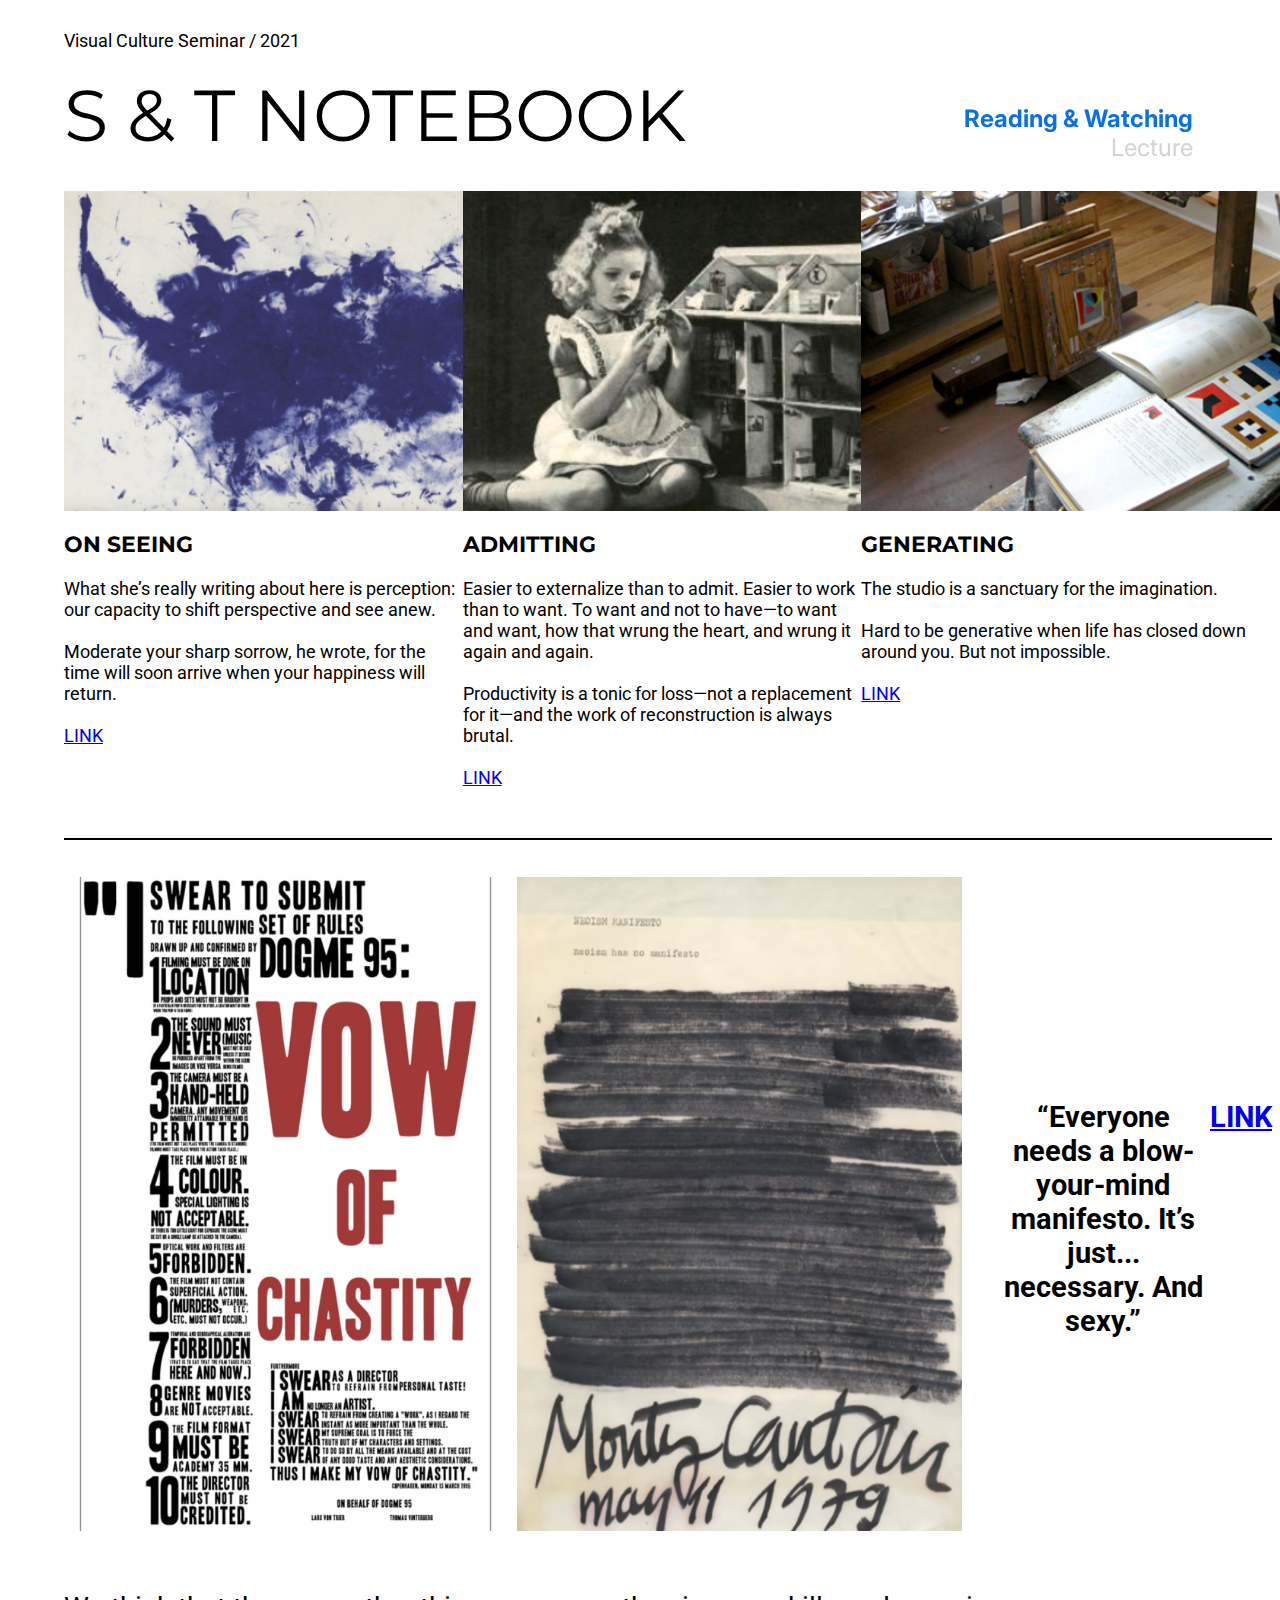
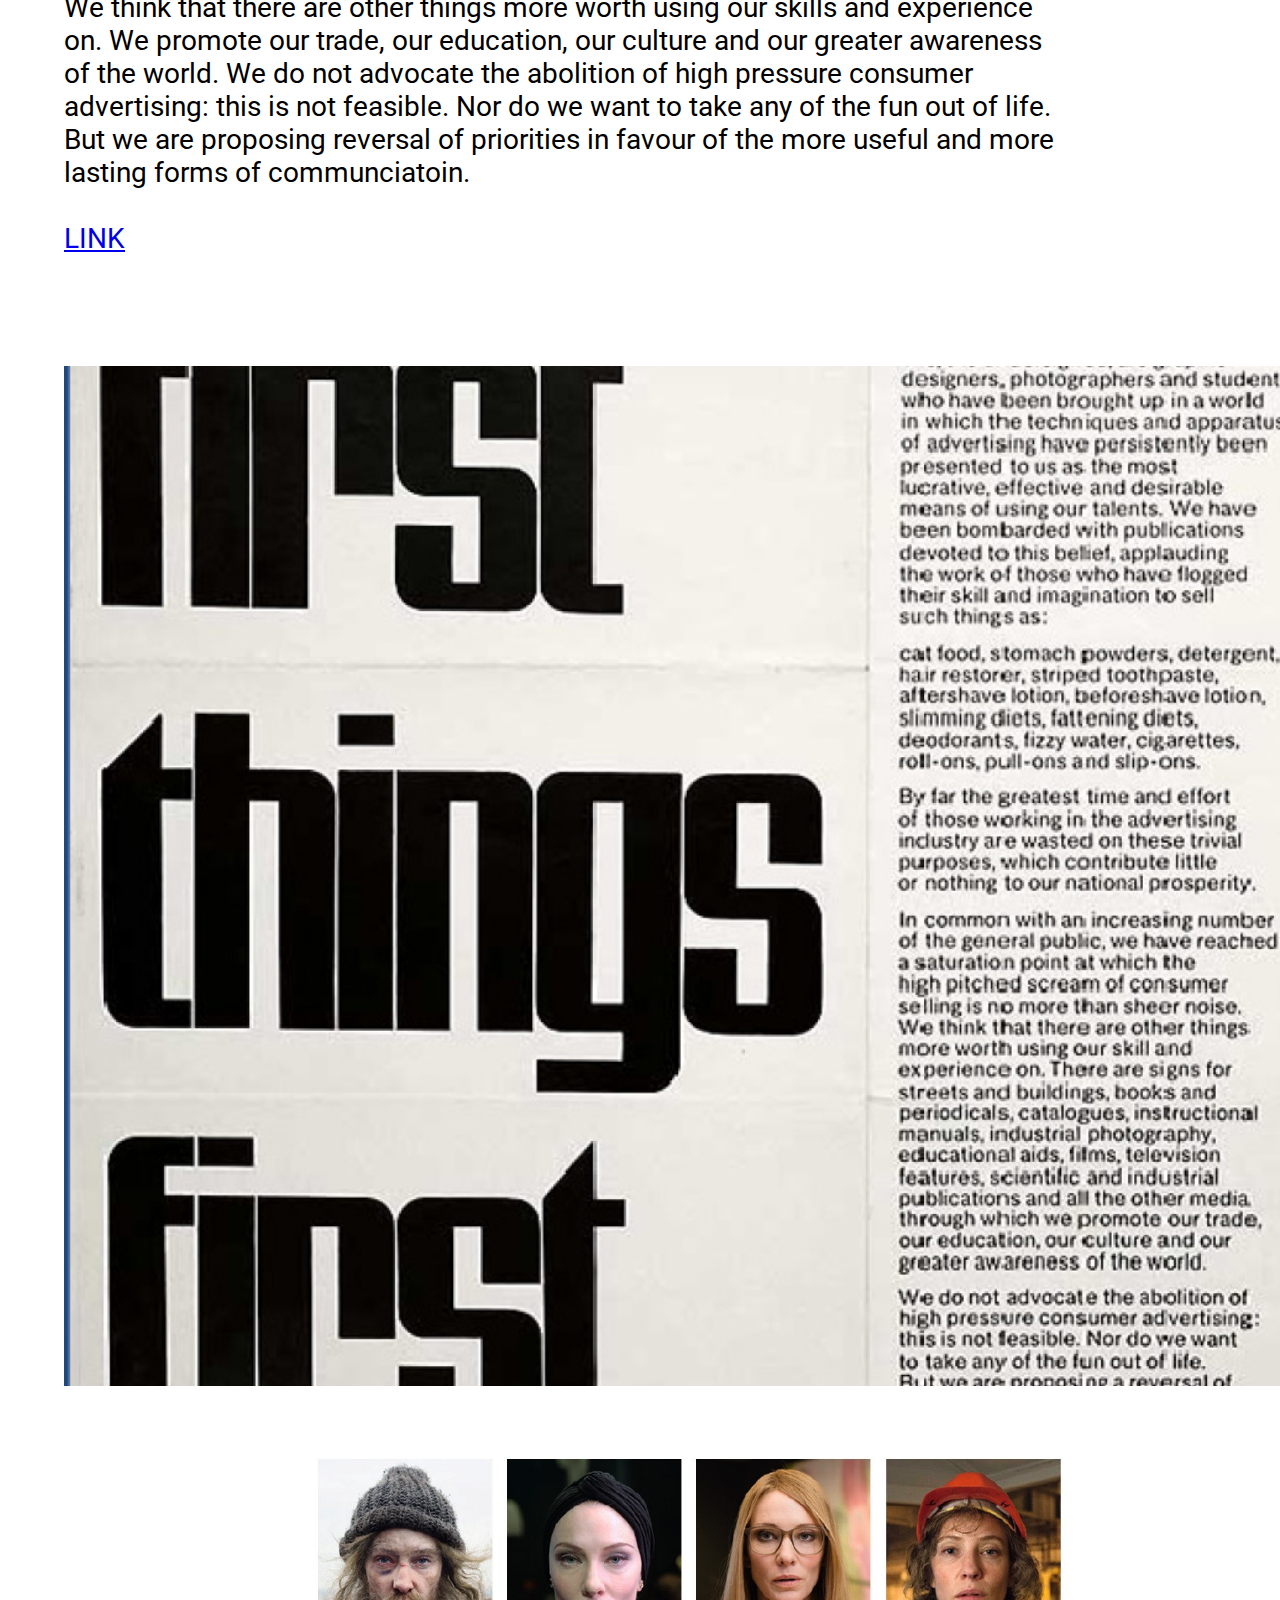
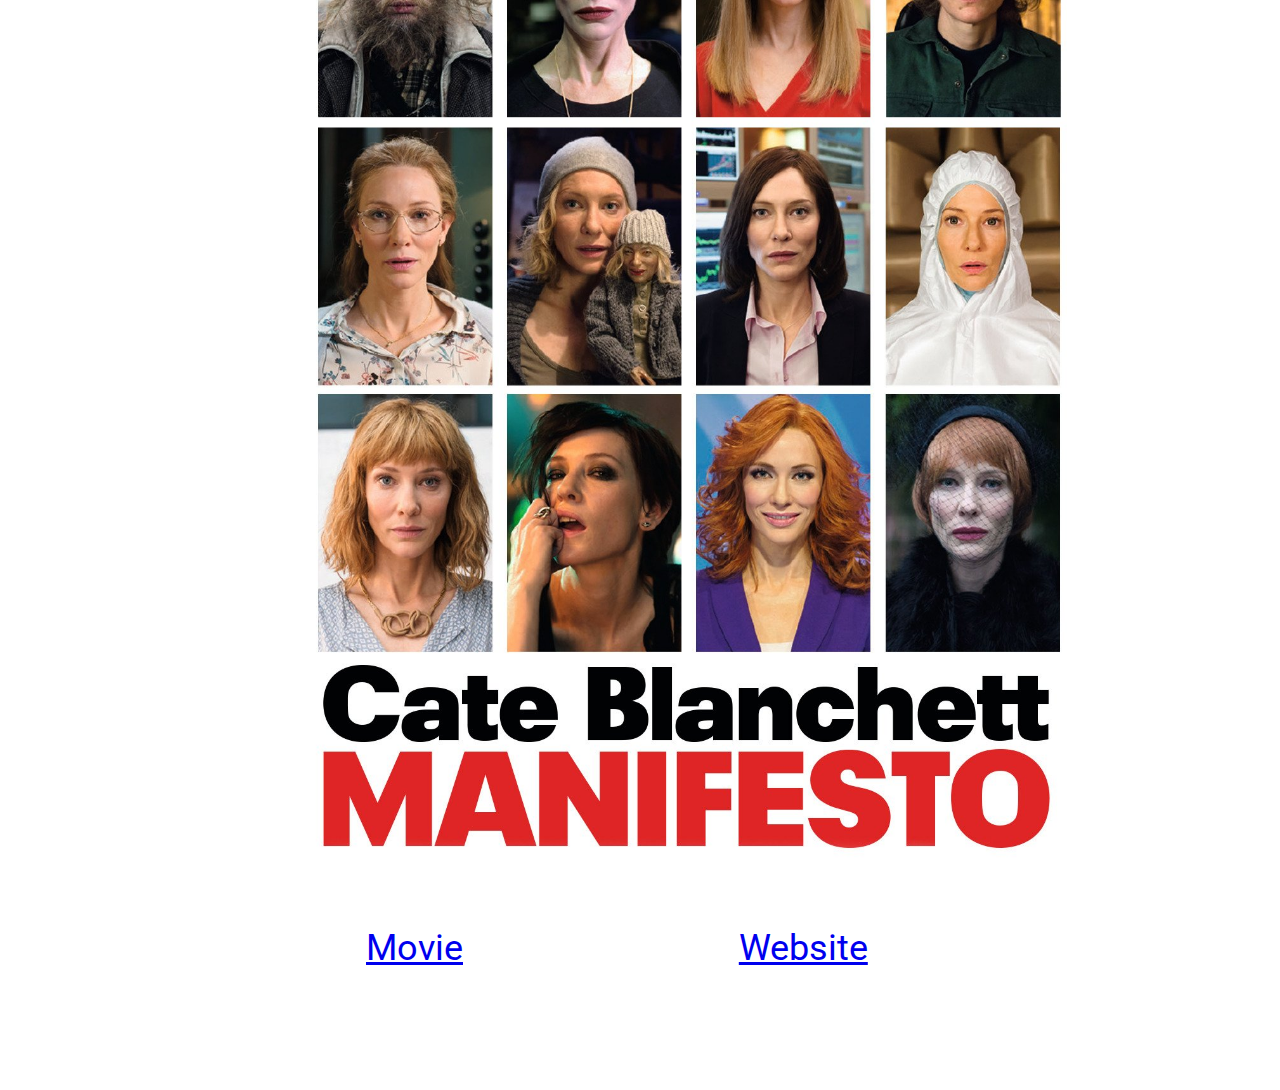
<file: index.html>
<!DOCTYPE html>

<head>
    <title>S&T</title>
    <link rel="stylesheet" href="styles.css">
    <link rel="preconnect" href="https://fonts.googleapis.com">
    <link rel="preconnect" href="https://fonts.gstatic.com" crossorigin>
    <link href="https://fonts.googleapis.com/css2?family=Inter&family=Roboto&display=swap" rel="stylesheet">
    <script src="https://ajax.googleapis.com/ajax/libs/jquery/3.5.1/jquery.min.js">
    </script>
    <link rel="preconnect" href="https://fonts.googleapis.com">
    <link rel="preconnect" href="https://fonts.gstatic.com" crossorigin>
    <link href="https://fonts.googleapis.com/css2?family=Montserrat:wght@900&display=swap" rel="stylesheet">
    
</head>

<body>
    <span id="title" style="font-family: 'Montserrat', sans-serif;">S & T NOTEBOOK</span><br>
    <span id="subt" style="font-family: 'Roboto', sans-serif;">Visual Culture Seminar / 2021</span>
    <nav>
        <a href="#" class="current">Reading & Watching</a>
        <a href="lecture.html">Lecture</a>
    </nav>

    <div class="row" style="font-family: 'Roboto', sans-serif; border-bottom: 2px solid black; padding-bottom: 50px;">
        <div class="column" id="first">
            <img src="img/01.jpg">
            <div class="description">
                <span class="subtitle">on seeing</span><br><br>
                <span>What she’s really writing about here is perception: 
                    our capacity to shift perspective and see anew.
                    <br><br>
                    Moderate your sharp sorrow, he wrote, for the time will soon 
                    arrive when your happiness will return.
                </span>
                <br><br>
                <a href="https://designobserver.com/feature/on-seeing/40307">LINK</a>
            </div>
        </div>

        <div class="column" id="middle">
            <img src="img/02.jpg">
            <div class="description">
                <span class="subtitle">admitting</span><br><br>
                <span>Easier to externalize than to admit. Easier to work than to want. To want and not to have—to want and want, 
                    how that wrung the heart, and wrung it again and again. 
                    <br><br>
                    Productivity is a tonic for loss—not a replacement for it—and the work of reconstruction is always brutal.
                </span>
                <br><br>
                <a href="https://designobserver.com/feature/admitting/40233">LINK</a>
            </div>
        </div>

        <div class="column" id="last">
            <img src="img/03.jpg">
            <div class="description">
                <span class="subtitle">generating</span><br><br>
                <span>The studio is a sanctuary for the imagination.
                    <br><br>
                    Hard to be generative when life has closed down around you. But not impossible.
                </span>
                <br><br>
                <a href="https://designobserver.com/feature/generating/40226">LINK</a>
            </div>
        </div>
    </div>

    <div class="container" style="font-family: 'Roboto', sans-serif; font-size: 36px; font-weight: bold;">
        <img src="img/2_1.jpg" style="width: 423px; height: 654px;">
        <img src="img/2_2.jpg" style="width: 445px; height: 654px;">
        <span>
            “Everyone needs a blow-your-mind manifesto. It’s just... necessary. And sexy.”
            <a target="new" href="https://www.theatlantic.com/entertainment/archive/2014/06/manifestos-a-manifesto-the-10-things-all-manifestos-need/372135/">LINK</a>
        </span>
         
    </div>
    <div style="font-family: 'Roboto', sans-serif; font-size: 28px; width: 1000px; height: 315px; justify-content: center; text-align: left; margin-left: 0%;">
        <span>
            We think that there are other things more worth using our skills and experience on.
            We promote our trade, our education, our culture and our greater awareness of the world.
            We do not advocate the abolition of high pressure consumer advertising: this is not feasible.
            Nor do we want to take any of the fun out of life. But we are proposing reversal of priorities in favour of the more useful and more lasting forms of communciatoin. 
            <br><br>
            <a target="new" href="https://d2w9rnfcy7mm78.cloudfront.net/12912874/original_28eb52d134219c66a9a0aa794d7a4ee8.png?1629592523?bc=0;">LINK</a>
        </span>
    </div>

    <img src="img/2_3.jpg" style="width: 1620px; height: 1020px; margin-left: 0%;">

    <img src="img/manifesto.jpg" style="width: 761px; height: 1020px; margin-left: 20%; margin-bottom: 5%;" >
    
    <a target="new" href="https://www.imdb.com/title/tt4511200/" style="margin-left: 25%; font-family: 'Roboto', sans-serif; font-size: 36px; padding-bottom: 10%;"> Movie</a>
    <a target="new" href="https://www.julianrosefeldt.com/film-and-video-works/manifesto-_2014-2015/"
    style="margin-left: 22.5%; font-family: 'Roboto', sans-serif; font-size: 36px;" >Website</a>
</body>
</file>
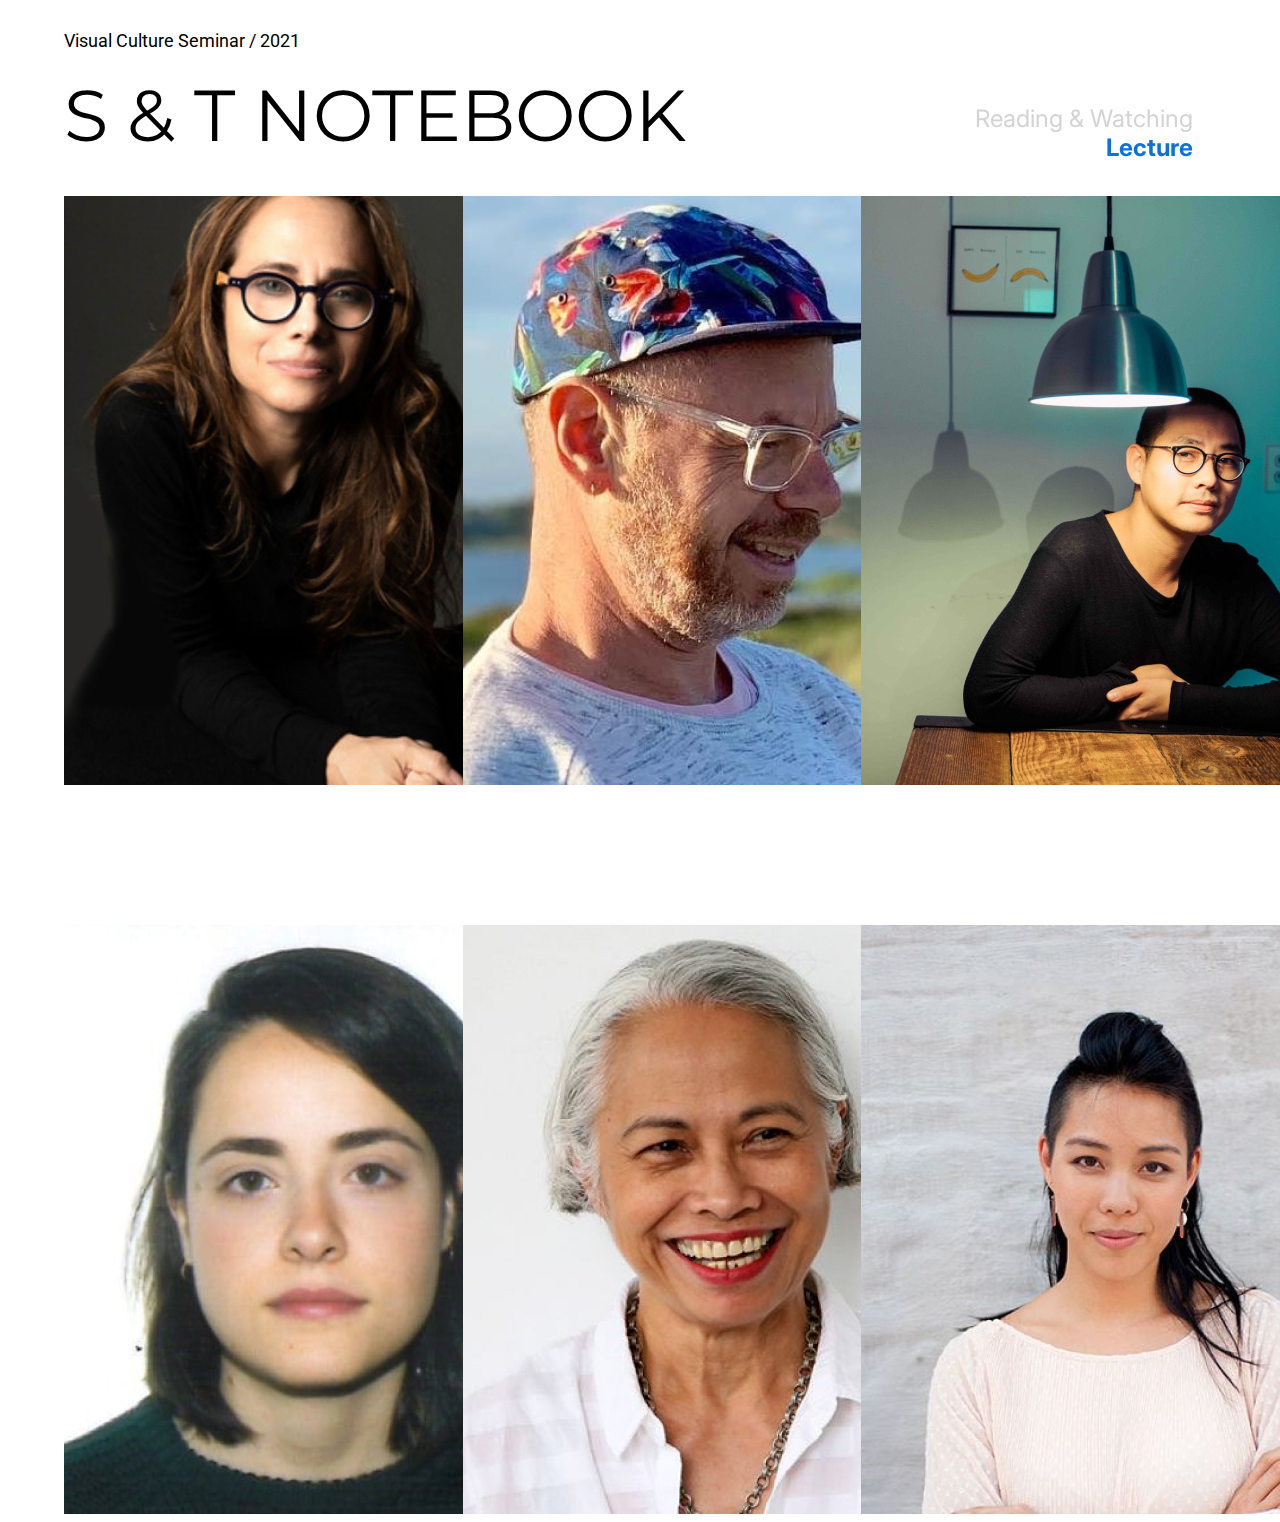
<file: lecture.html>
<!DOCTYPE html>
<head>
    <title>S&T</title>
    <link rel="stylesheet" href="styles.css">
    <link rel="preconnect" href="https://fonts.googleapis.com">
    <link rel="preconnect" href="https://fonts.gstatic.com" crossorigin>
    <link href="https://fonts.googleapis.com/css2?family=Inter&family=Roboto&display=swap" rel="stylesheet">
    <script src="https://ajax.googleapis.com/ajax/libs/jquery/3.5.1/jquery.min.js">
    </script>
    <link rel="preconnect" href="https://fonts.googleapis.com">
    <link rel="preconnect" href="https://fonts.gstatic.com" crossorigin>
    <link href="https://fonts.googleapis.com/css2?family=Montserrat:wght@900&display=swap" rel="stylesheet">
</head>

<body>
    <span id="title" style="font-family: 'Montserrat', sans-serif;">S & T NOTEBOOK</span><br>
    <span id="subt" style="font-family: 'Roboto', sans-serif;">Visual Culture Seminar / 2021</span>
    <nav>
        <a href="index.html"> Reading & Watching</a>
        <a href="#" class="current">Lecture</a>
    </nav>

    <div id="lecture">
        <div class="row">
            <div class="column">
                <a href="lecture/professor1.html"><img src="img/Professor1.jpg"></a>
            </div>
            <div class="column">
                <a href="lecture/professor2.html"><img src="img/Professor2.jpg"></a>
            </div>
            <div class="column">
                <a href="lecture/professor3.html"><img src="img/Professor3.jpg"></a>
            </div>
            <div class="column">
                <img src="img/Professor4.jpg">
            </div>
            <div class="column">
                <img src="img/Professor5.jpg">
            </div>
            <div class="column">
                <img src="img/Professor6.jpg">
            </div>
        </div>
    </div>
</body>
</file>
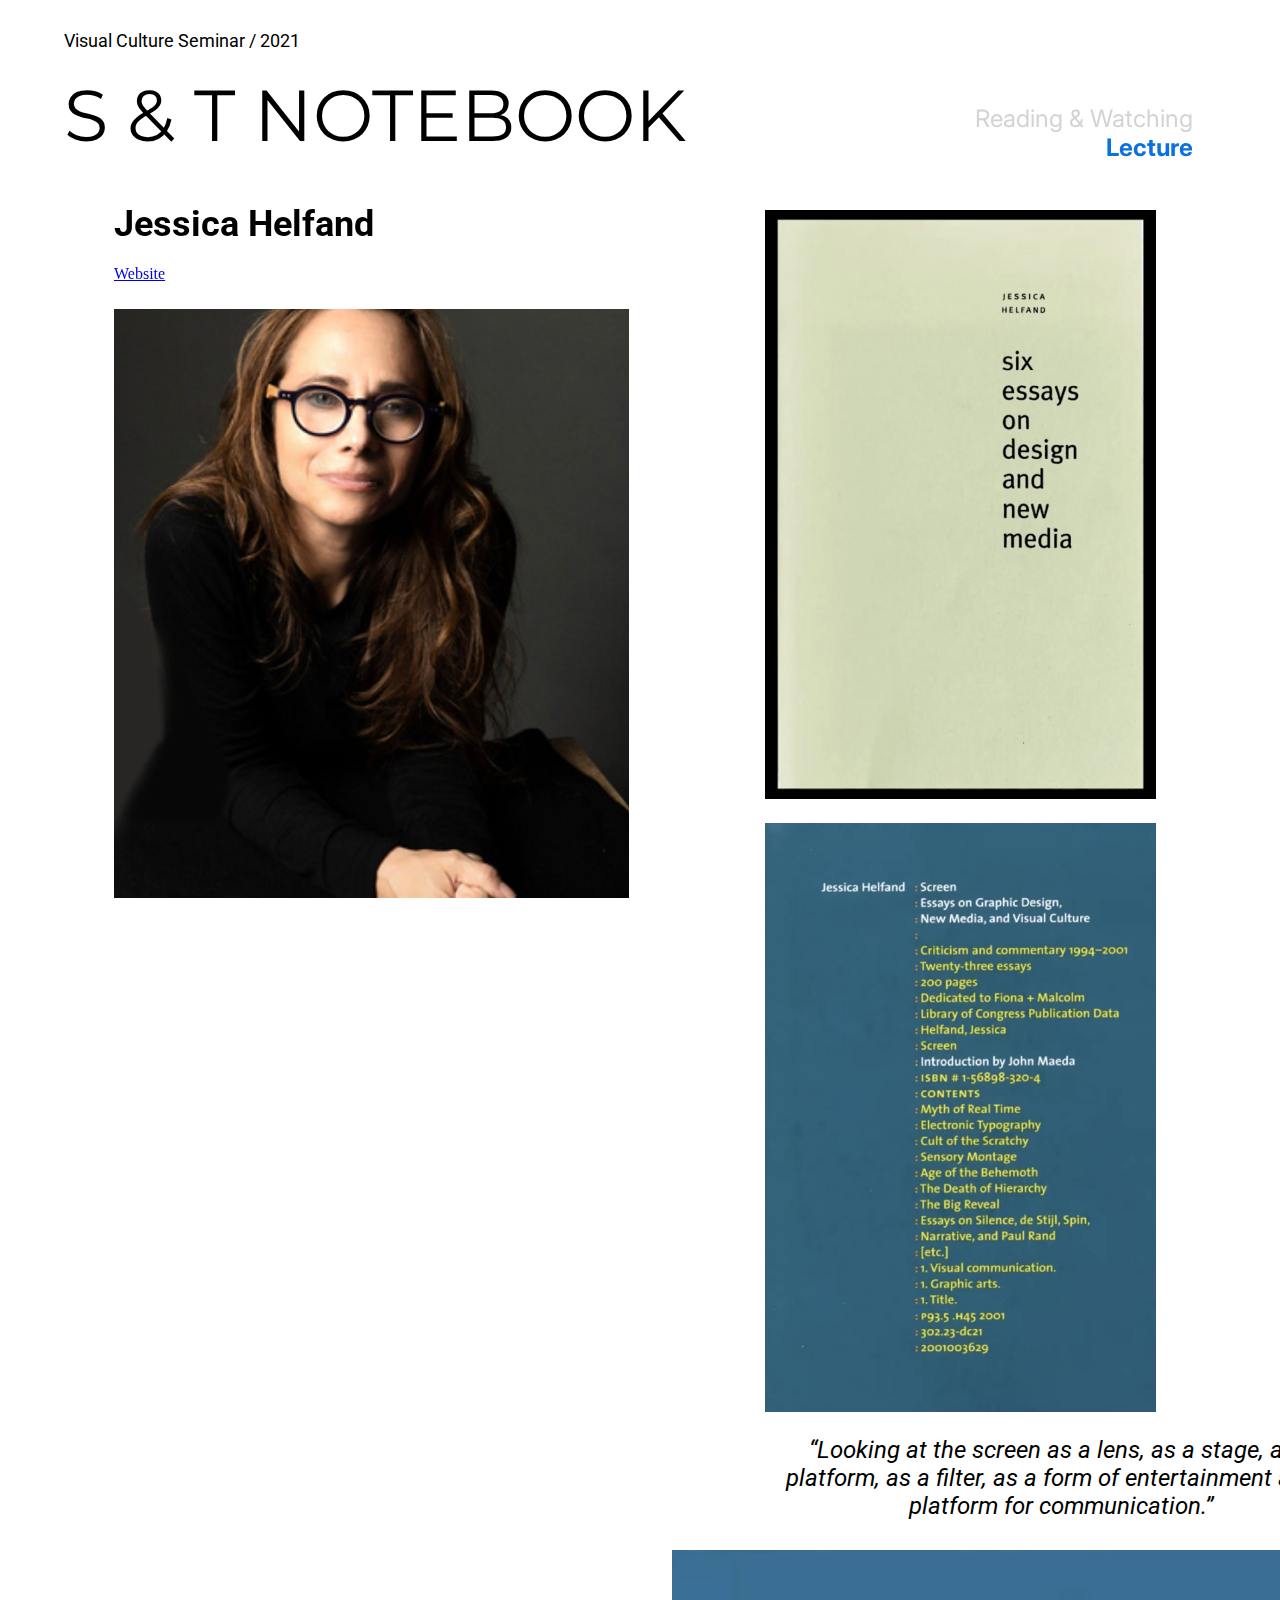
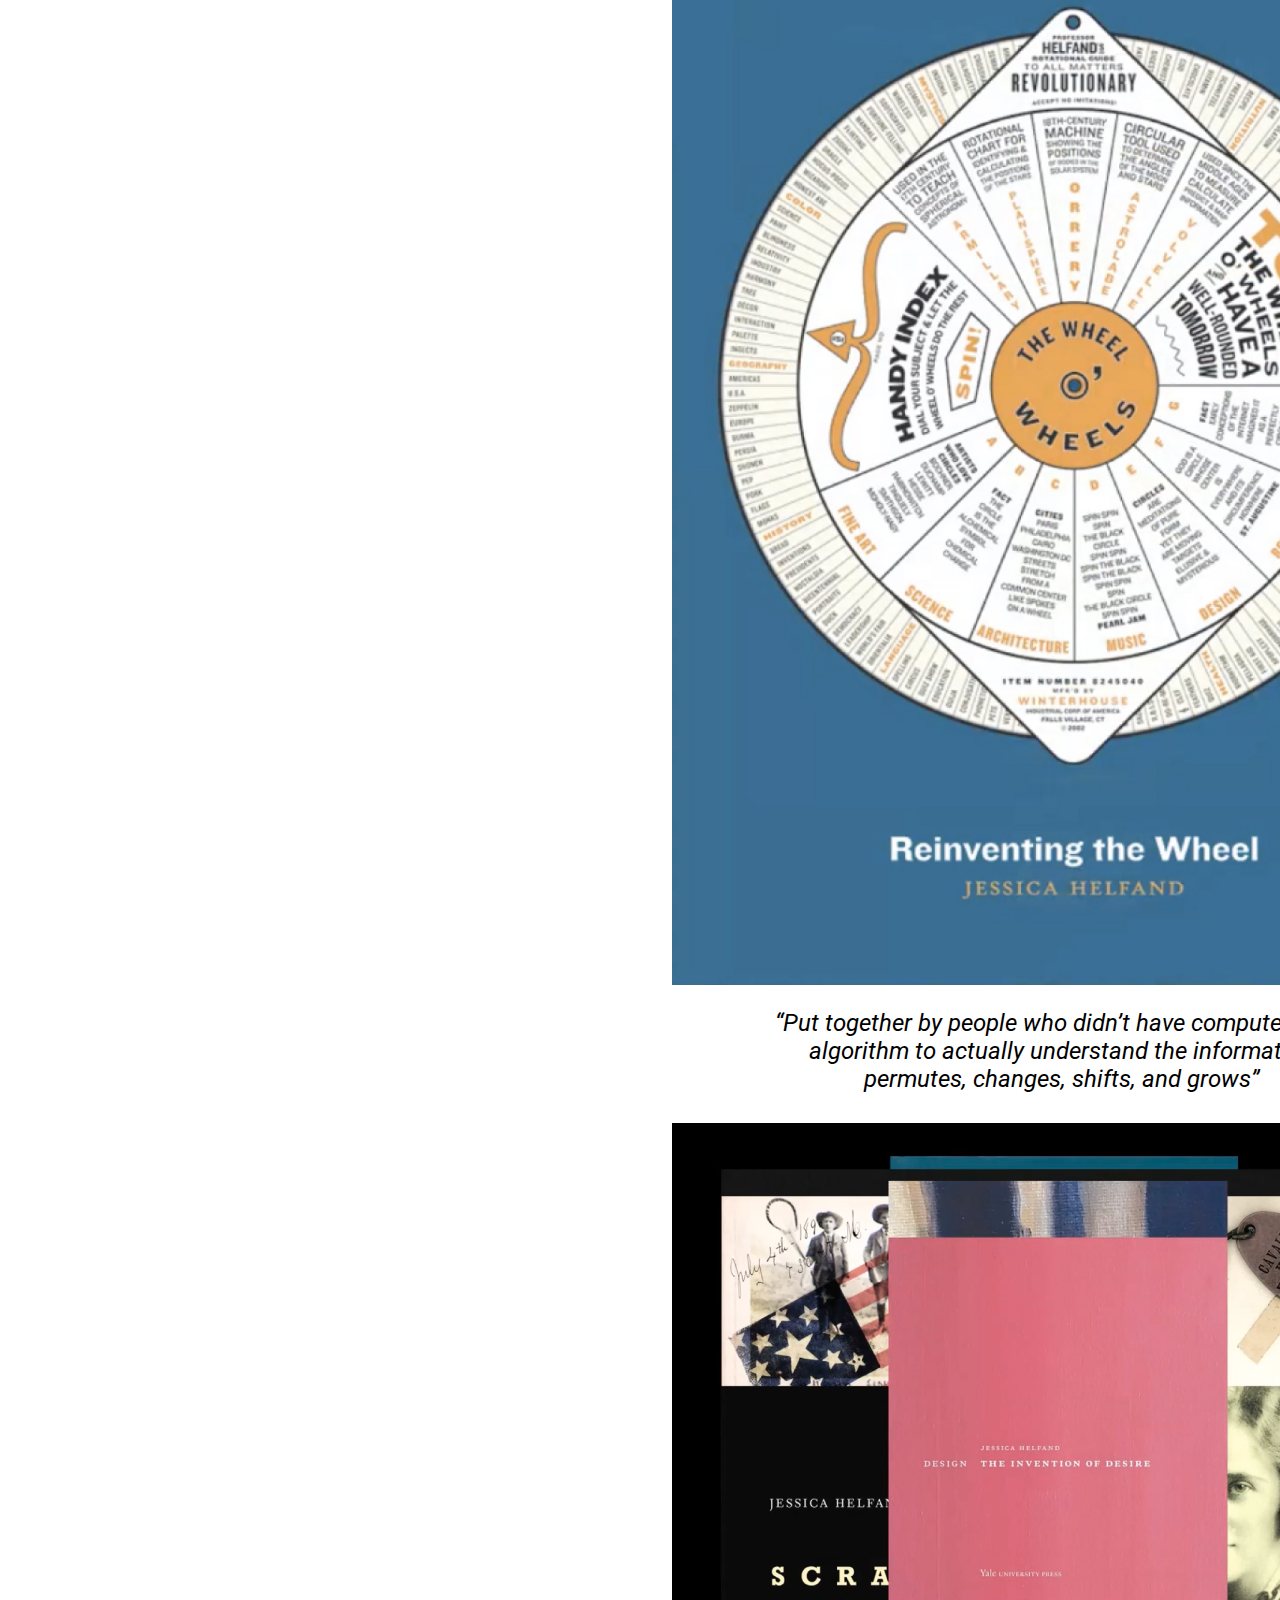
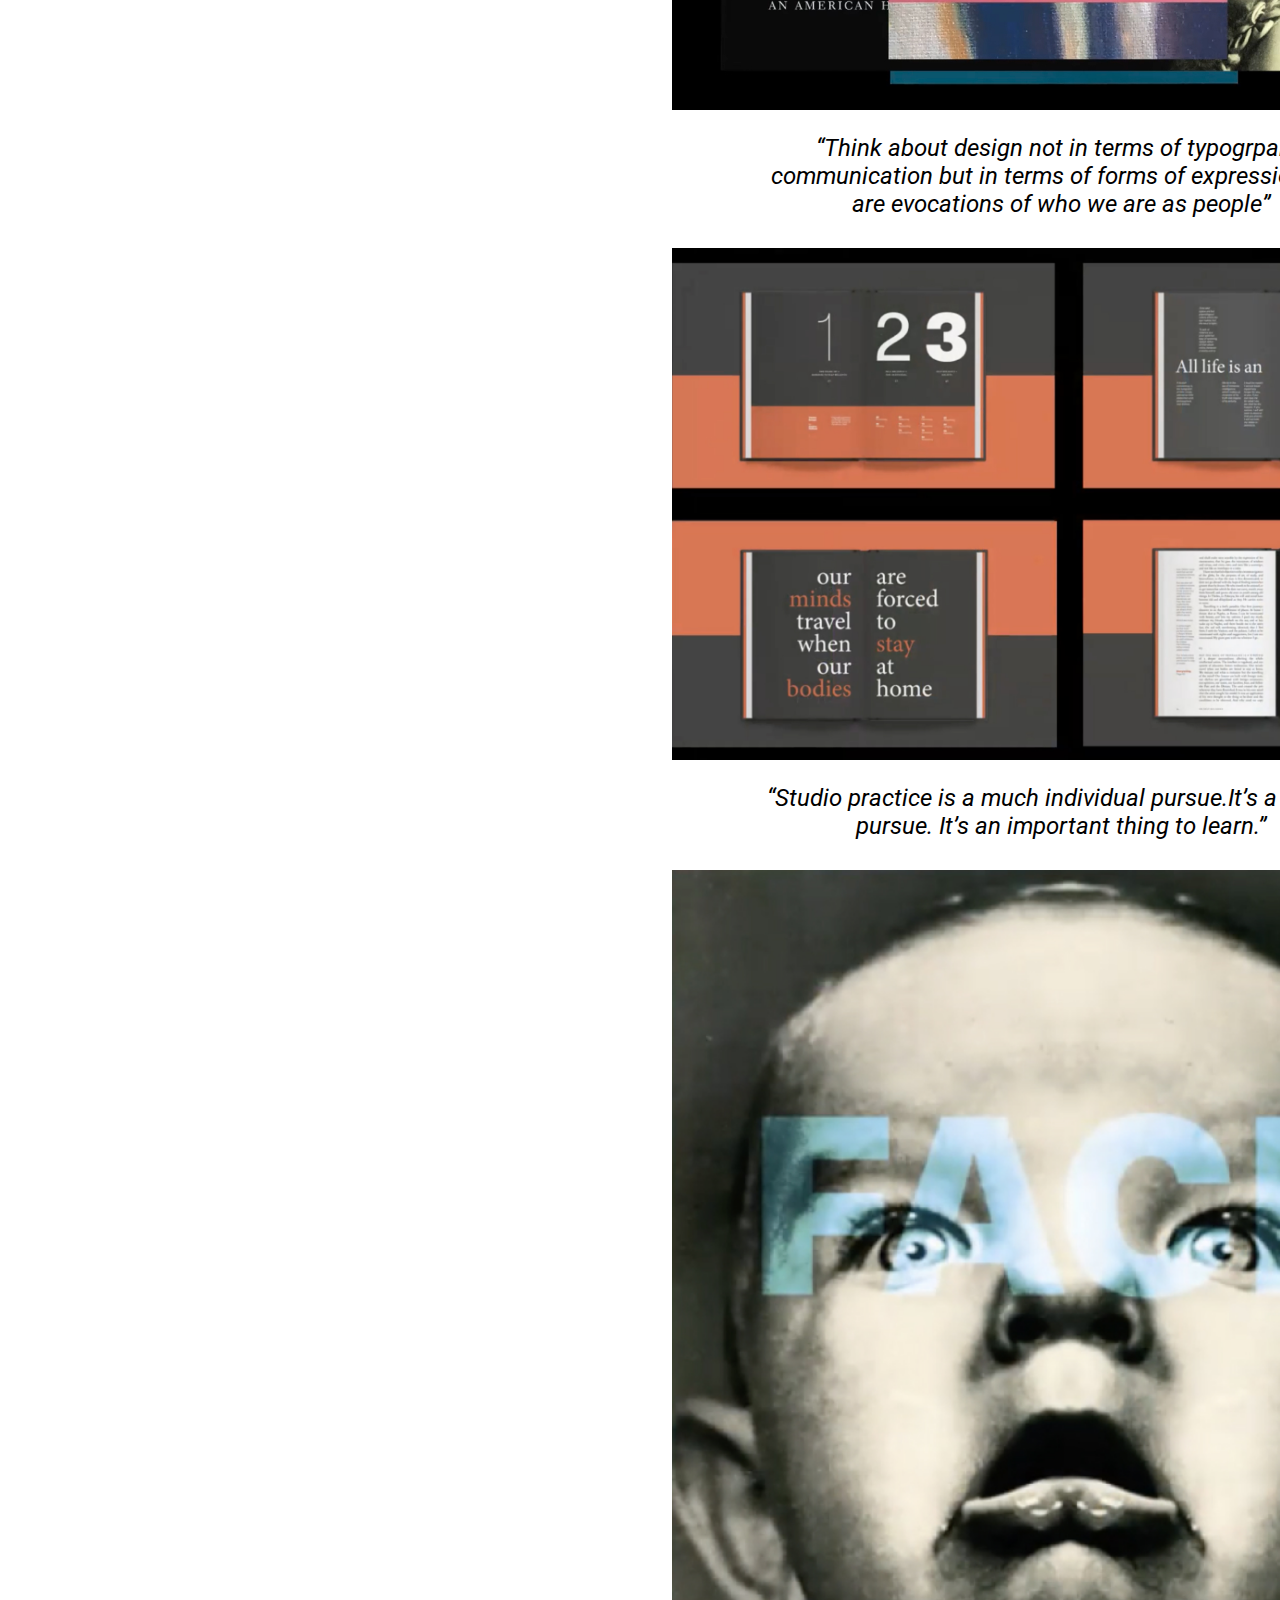
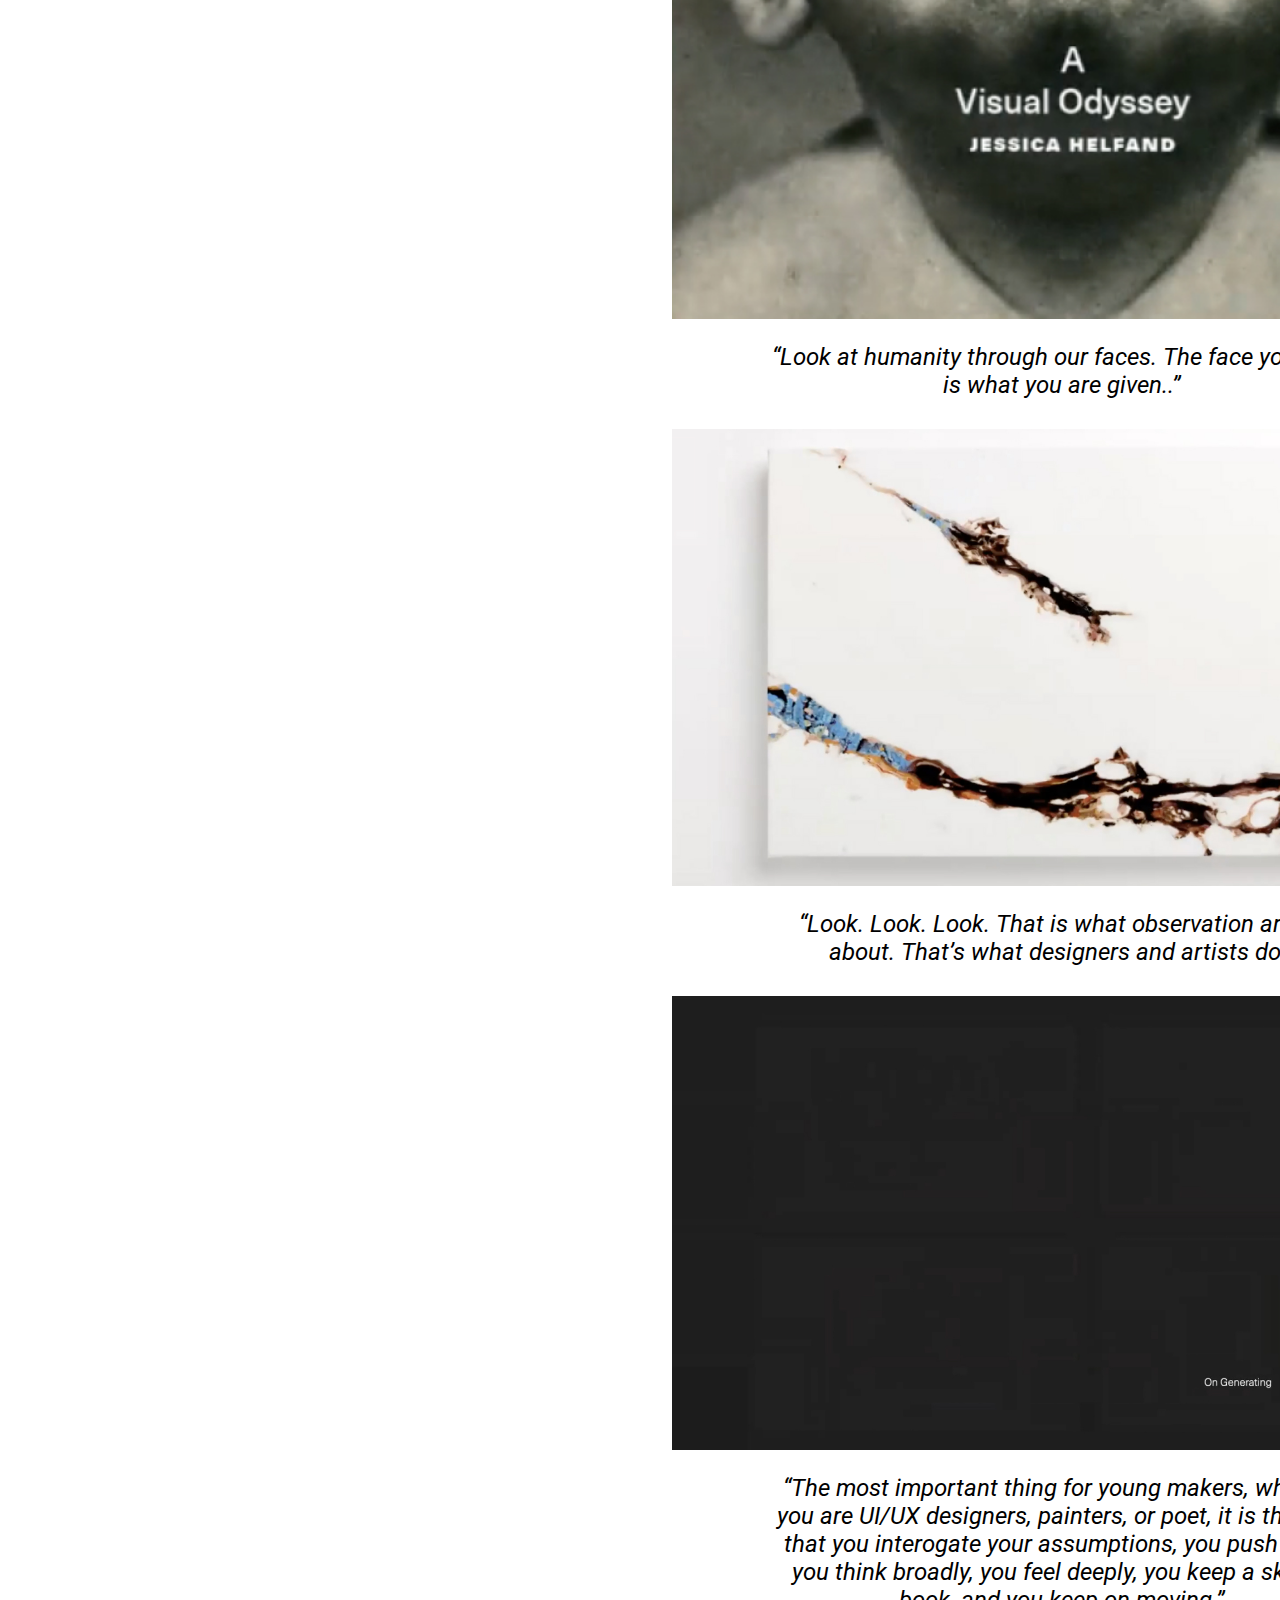
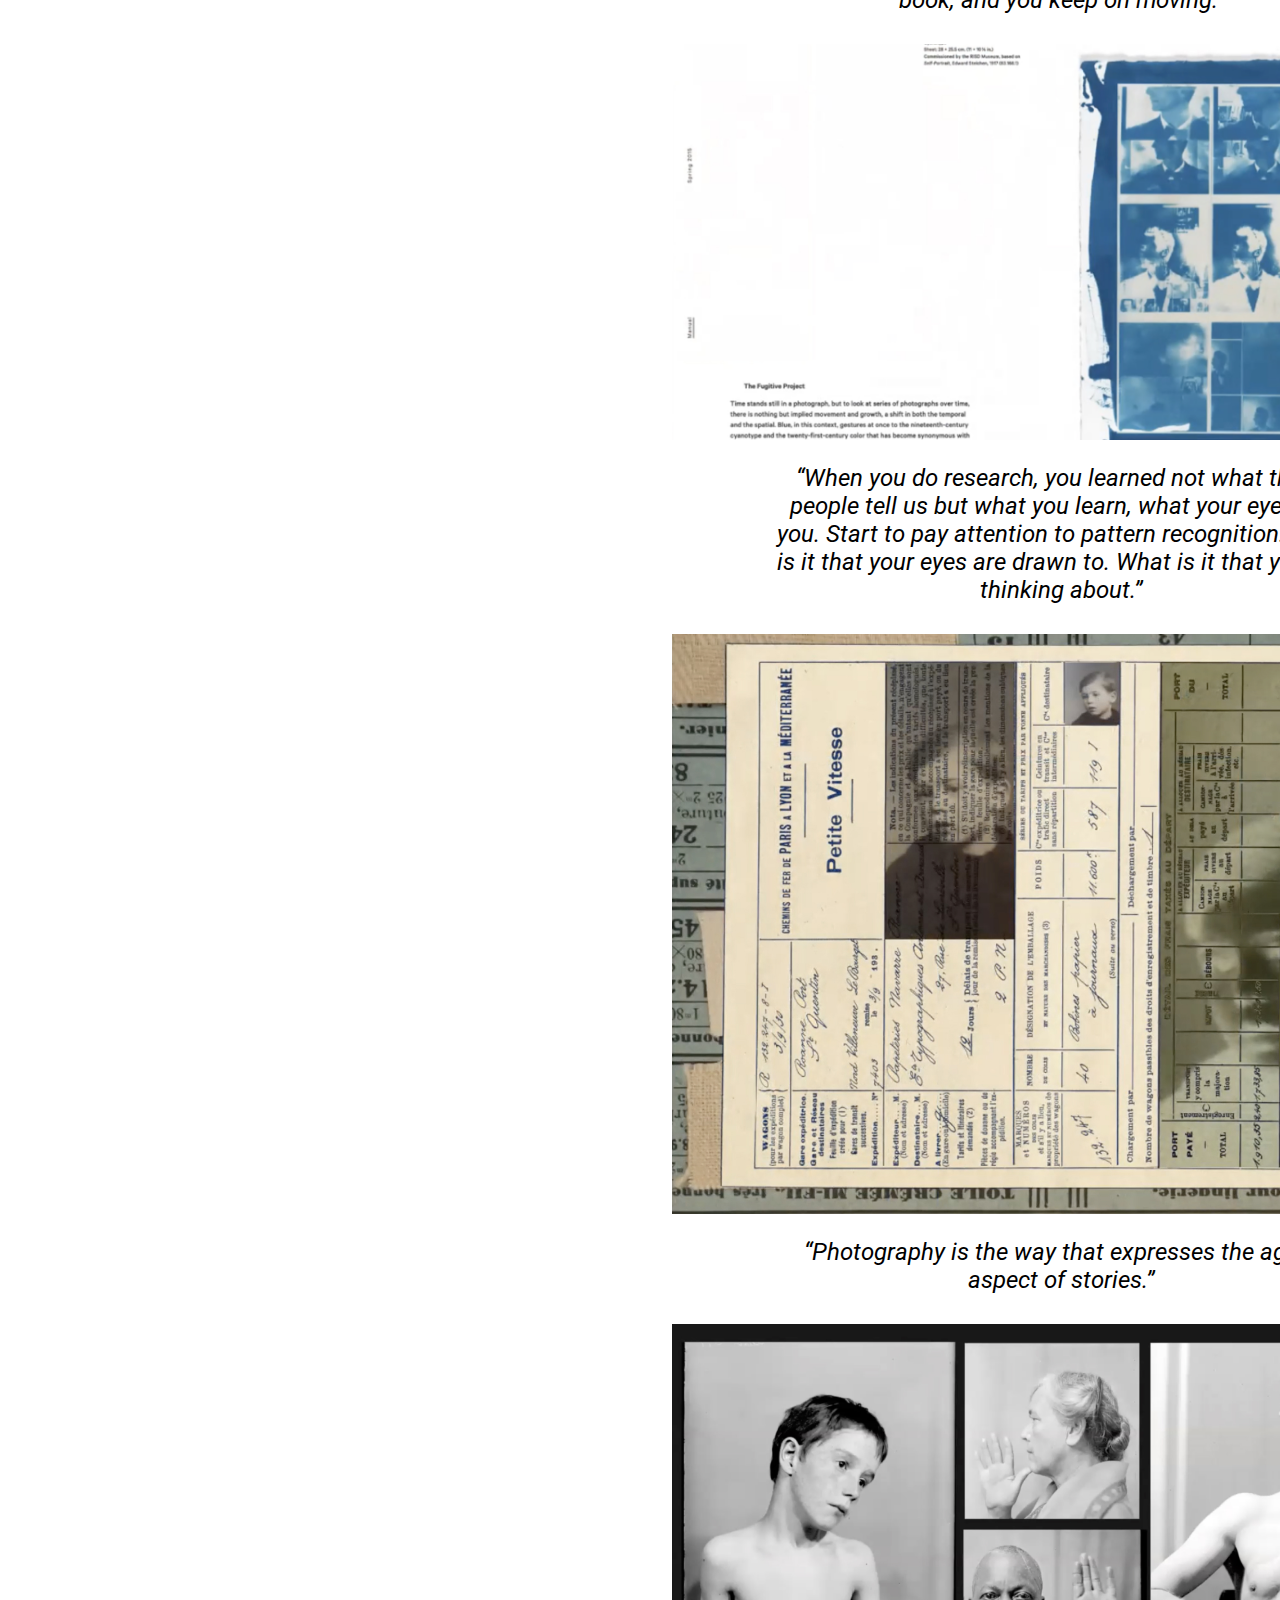
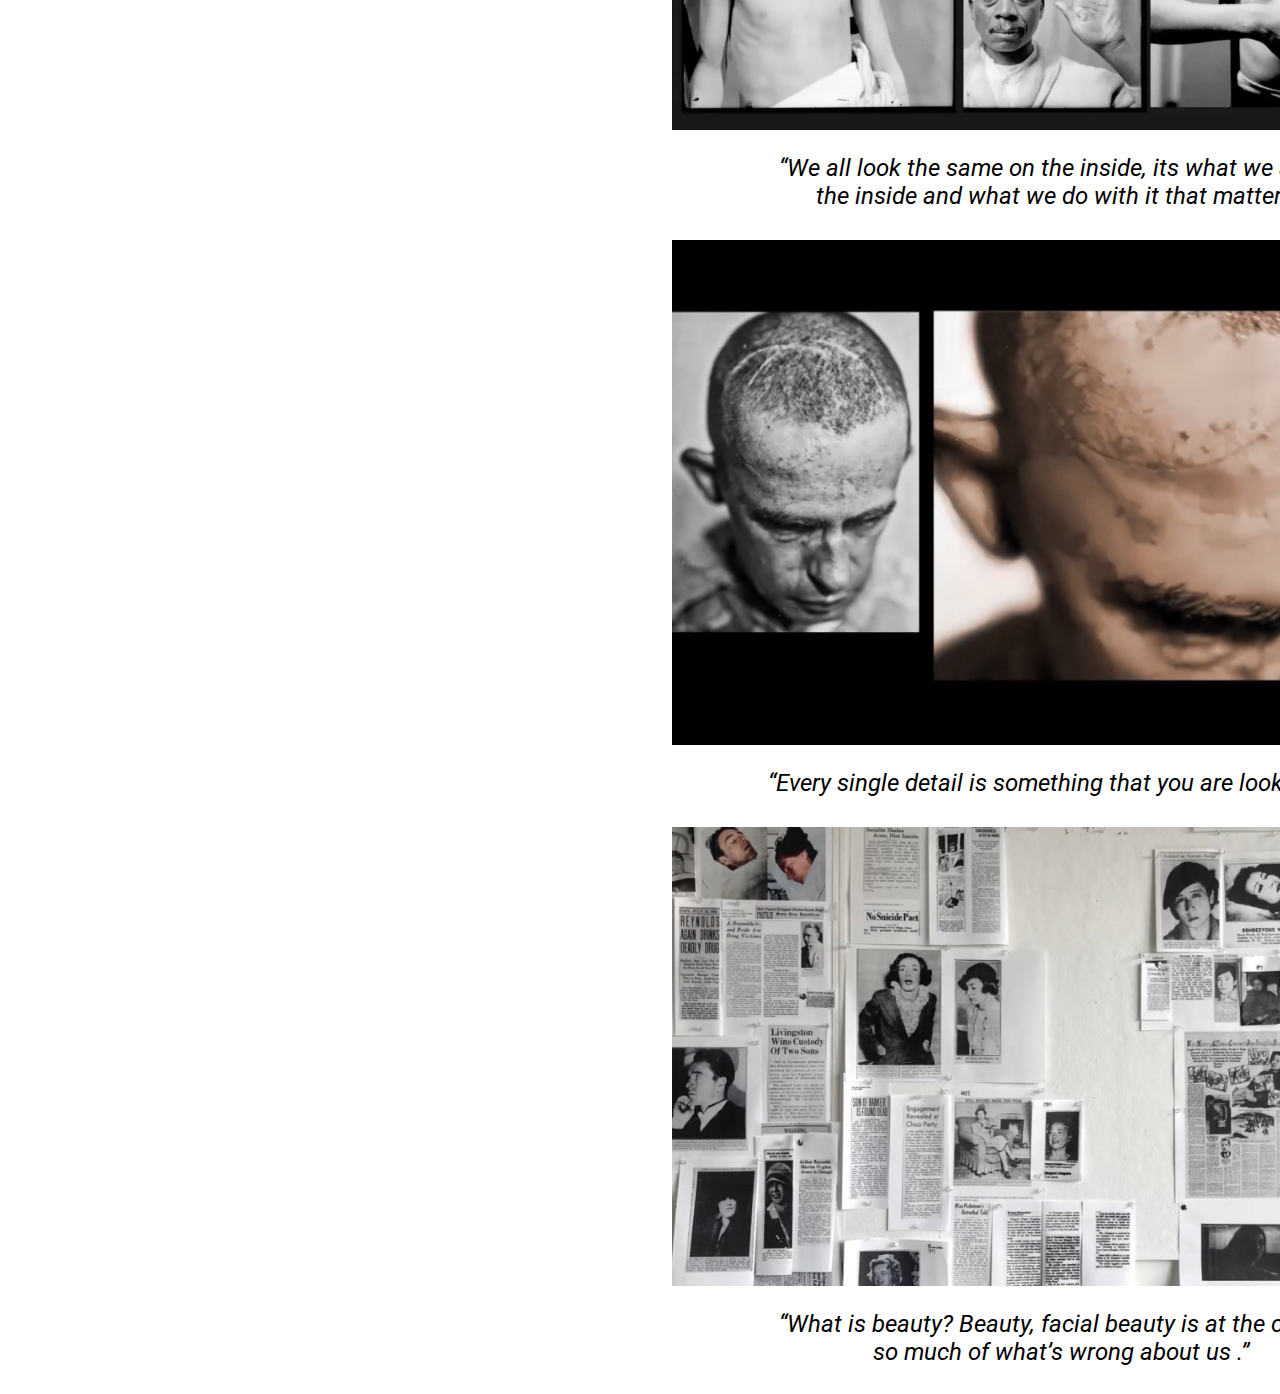
<file: lecture/professor1.html>
<!DOCTYPE html>

<head>
    <title>S&T</title>
    <link rel="stylesheet" href="../styles.css">
    <link rel="stylesheet" href="../styles/biography.css">
    <link rel="preconnect" href="https://fonts.googleapis.com">
    <link rel="preconnect" href="https://fonts.gstatic.com" crossorigin>
    <link href="https://fonts.googleapis.com/css2?family=Inter&family=Roboto&display=swap" rel="stylesheet">
    <link href="https://fonts.googleapis.com/css2?family=Roboto:ital,wght@1,500&display=swap" rel="stylesheet">
    <link rel="preconnect" href="https://fonts.googleapis.com">
    <link rel="preconnect" href="https://fonts.gstatic.com" crossorigin>
    <link href="https://fonts.googleapis.com/css2?family=Montserrat:wght@900&display=swap" rel="stylesheet">
</head>

<body>
    <span id="title" style="font-family: 'Montserrat', sans-serif;">S & T NOTEBOOK</span><br>
    <span id="subt" style="font-family: 'Roboto', sans-serif;">Visual Culture Seminar / 2021</span>
    
    <nav>
        <a href="../index.html">Reading & Watching</a>
        <a href="../lecture.html" class="current">Lecture</a>
    </nav>
    
    <div id="portrait">
        <span id="name">jessica helfand</span>
        <a target="new" href="https://www.jessicahelfand.com/">Website</a>
        <img src="../img/Professor1.jpg">

    </div>


    <div id="panel">
        <div id="container">
            <img src="../img/4.jpg" style="width: 391px; height: 589px;">
            <img src="../img/5.jpg" style="width: 391px; height: 589px;">
            <span class="caption">
                “Looking at the screen as a lens, as a stage, as a platform, as a filter, as a form of entertainment and a platform for communication.”
            </span>
        </div>

        <div id="container">
            <img src="../img/6.jpg" style="width: 796px; height: 1035px;">
            <span class="caption">
                “Put together by people who didn’t have computers and algorithm to actually understand the information permutes, changes, shifts, and grows”            
            </span>
        </div>

        <div id="container">
            <img src="../img/7.jpg" style="width: 796px; height: 587px;">
            <span class="caption">
                “Think about design not in terms of typogrpahy, 
                communication but in terms of forms of expression 
                that are evocations of who we are as people”            
            </span>
        </div>

        <div id="container">
            <img src="../img/8.jpg" style="width: 796px; height: 512px;">
            <span class="caption">
                “Studio practice is a much individual pursue.It’s a 
                human pursue. It’s an important thing to learn.”
            </span>
        </div>

        <div id="container">
            <img src="../img/9.jpg" style="width: 796px; height: 1049px;">
            <span class="caption">
                “Look at humanity through our faces. The face you have is what you are given..”
            </span>
        </div>

        <div id="container">
            <img src="../img/10.jpg" style="width: 796px; height: 457px;">
            <span class="caption">
                “Look. Look. Look. That is what observation are all about. That’s what designers and artists do.”
            </span>
        </div>

        <div id="container">
            <img src="../img/11.jpg" style="width: 796px; height: 454px;">
            <span class="caption">
                “The most important thing for young makers, whether you are UI/UX designers, painters, or poet, it is the idea that you interogate your assumptions, you push back, you think broadly, you feel deeply, you keep a sketch book, and you keep on moving.”
            </span>
        </div>

        <div id="container">
            <img src="../img/13.jpg" style="width: 796px; height: 396px;">
            <span class="caption">
                “When you do research, you learned not what these people tell us but what you learn, what your eyes tell you. Start to pay attention to pattern recognition. What is it that your eyes are drawn to. What is it that you are thinking about.”
            </span>
        </div>

        <div id="container">
            <img src="../img/14.jpg" style="width: 796px; height: 580px;">
            <span class="caption">
                “Photography is the way that expresses the aging aspect of stories.”
            </span>
        </div>

        <div id="container">
            <img src="../img/12.jpg" style="width: 796px; height: 406px;">
            <span class="caption">
                “We all look the same on the inside, its what we are on the inside and what we do with it that matters.”
            </span>
        </div>

        <div id="container">
            <img src="../img/15.jpg" style="width: 796px; height: 505px;">
            <span class="caption">
                “Every single detail is something that you are looking at.”
            </span>
        </div>

        <div id="container">
            <img src="../img/16.jpg" style="width: 796px; height: 459px;">
            <span class="caption">
                “What is beauty? Beauty, facial beauty is at the core of so much of what’s wrong about us .”
            </span>
        </div>
    </div>
    


</body>
</file>
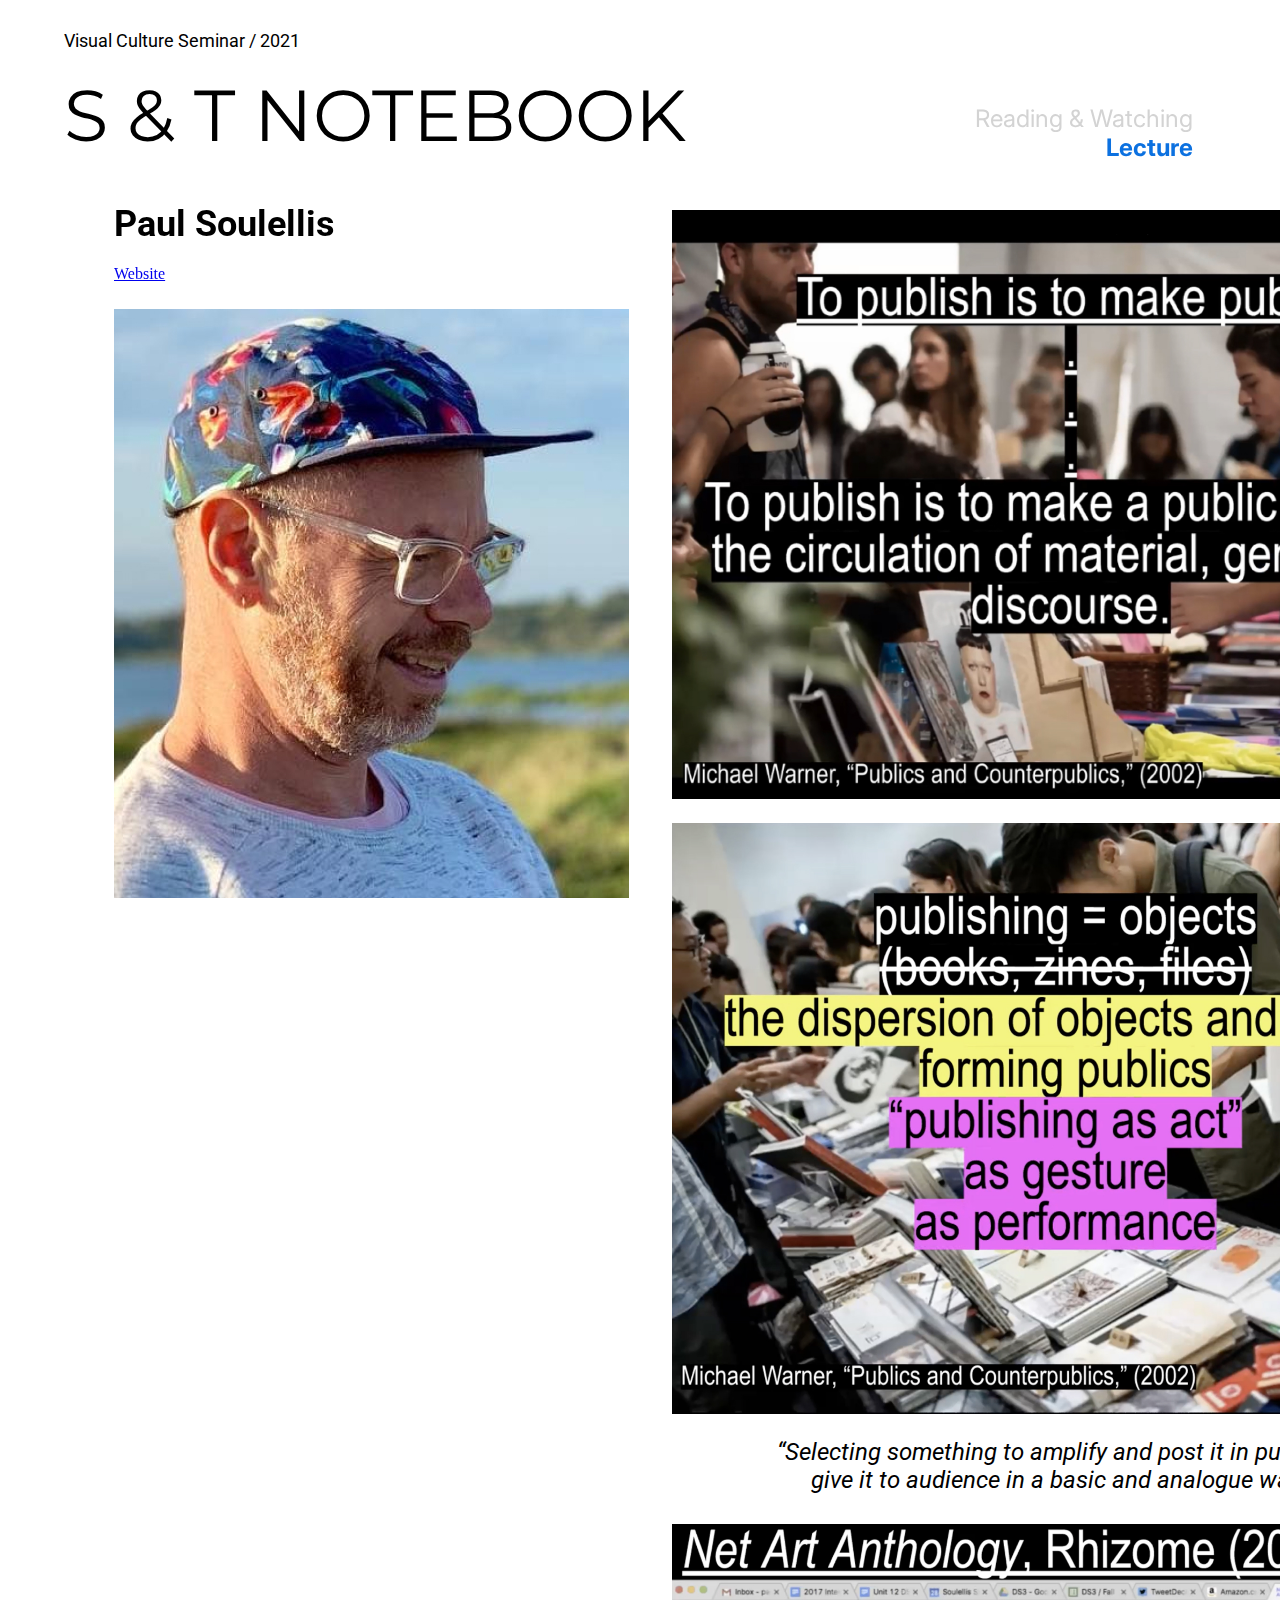
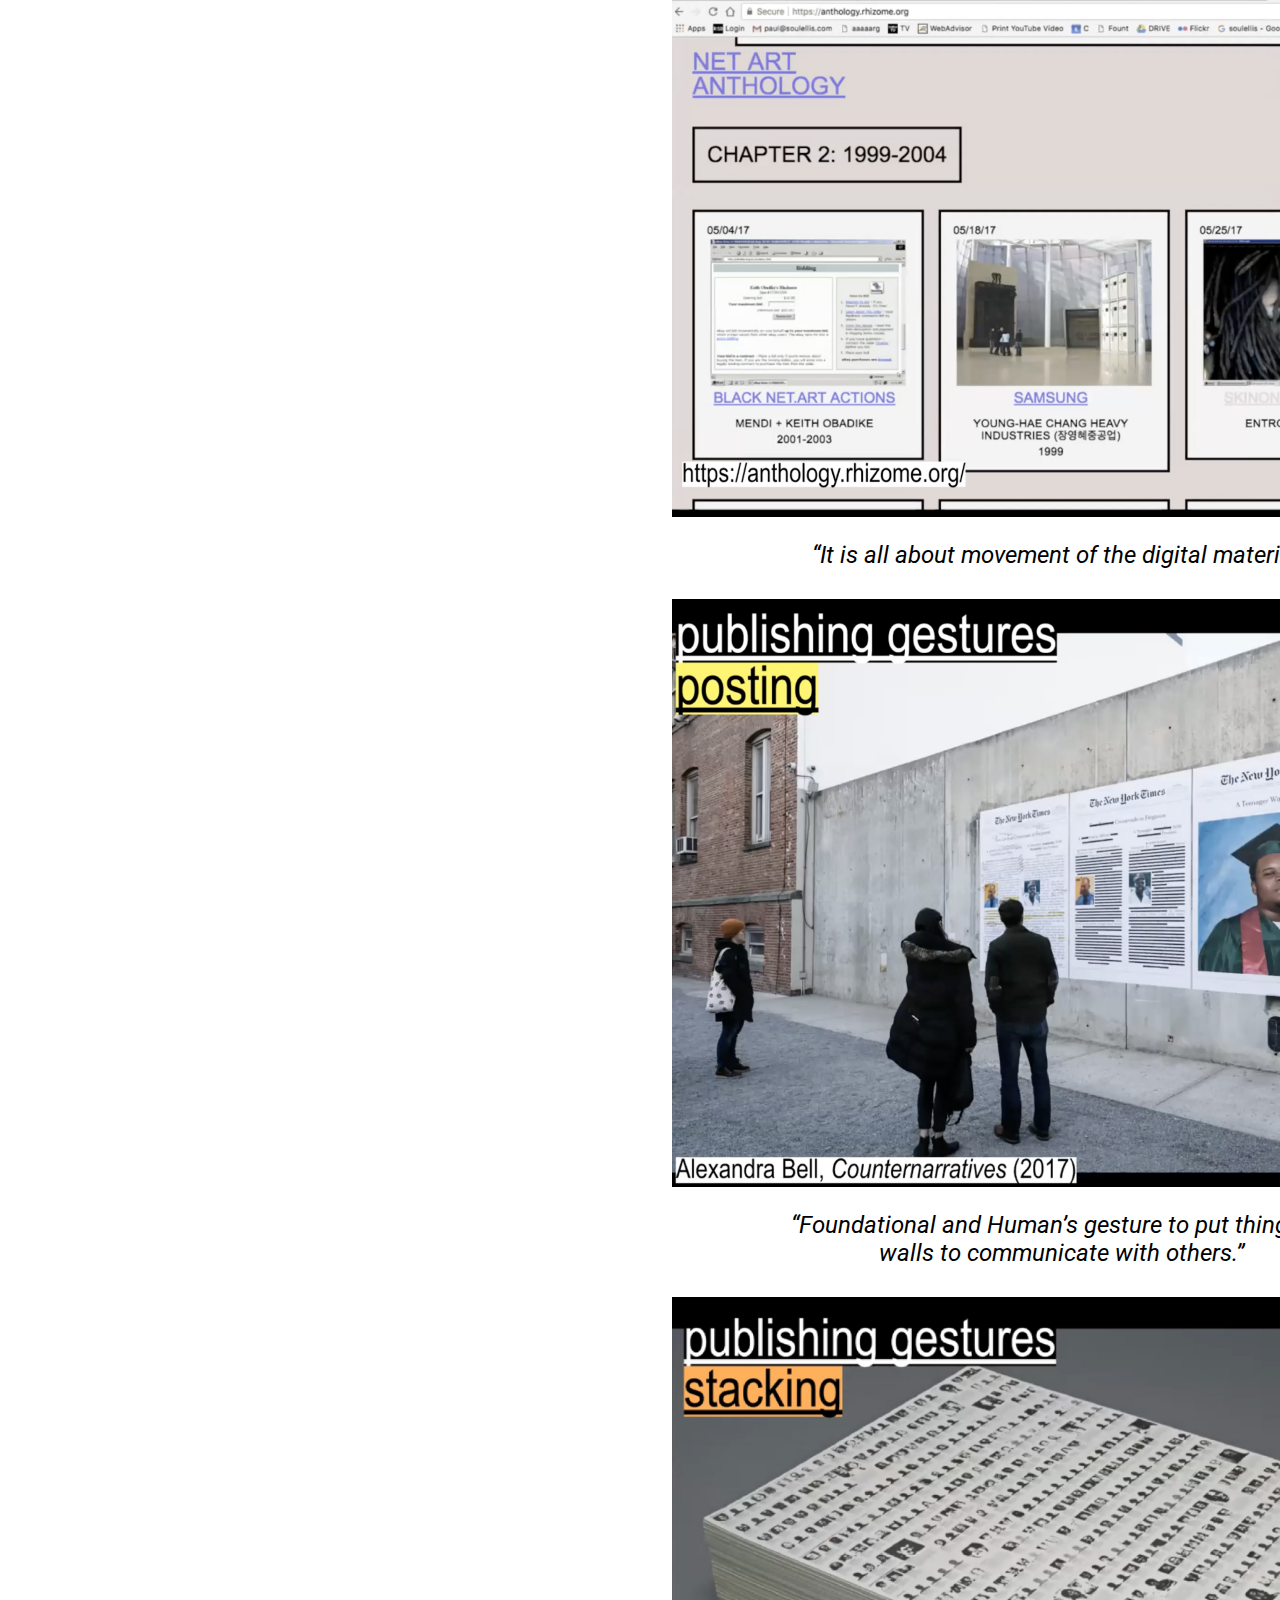
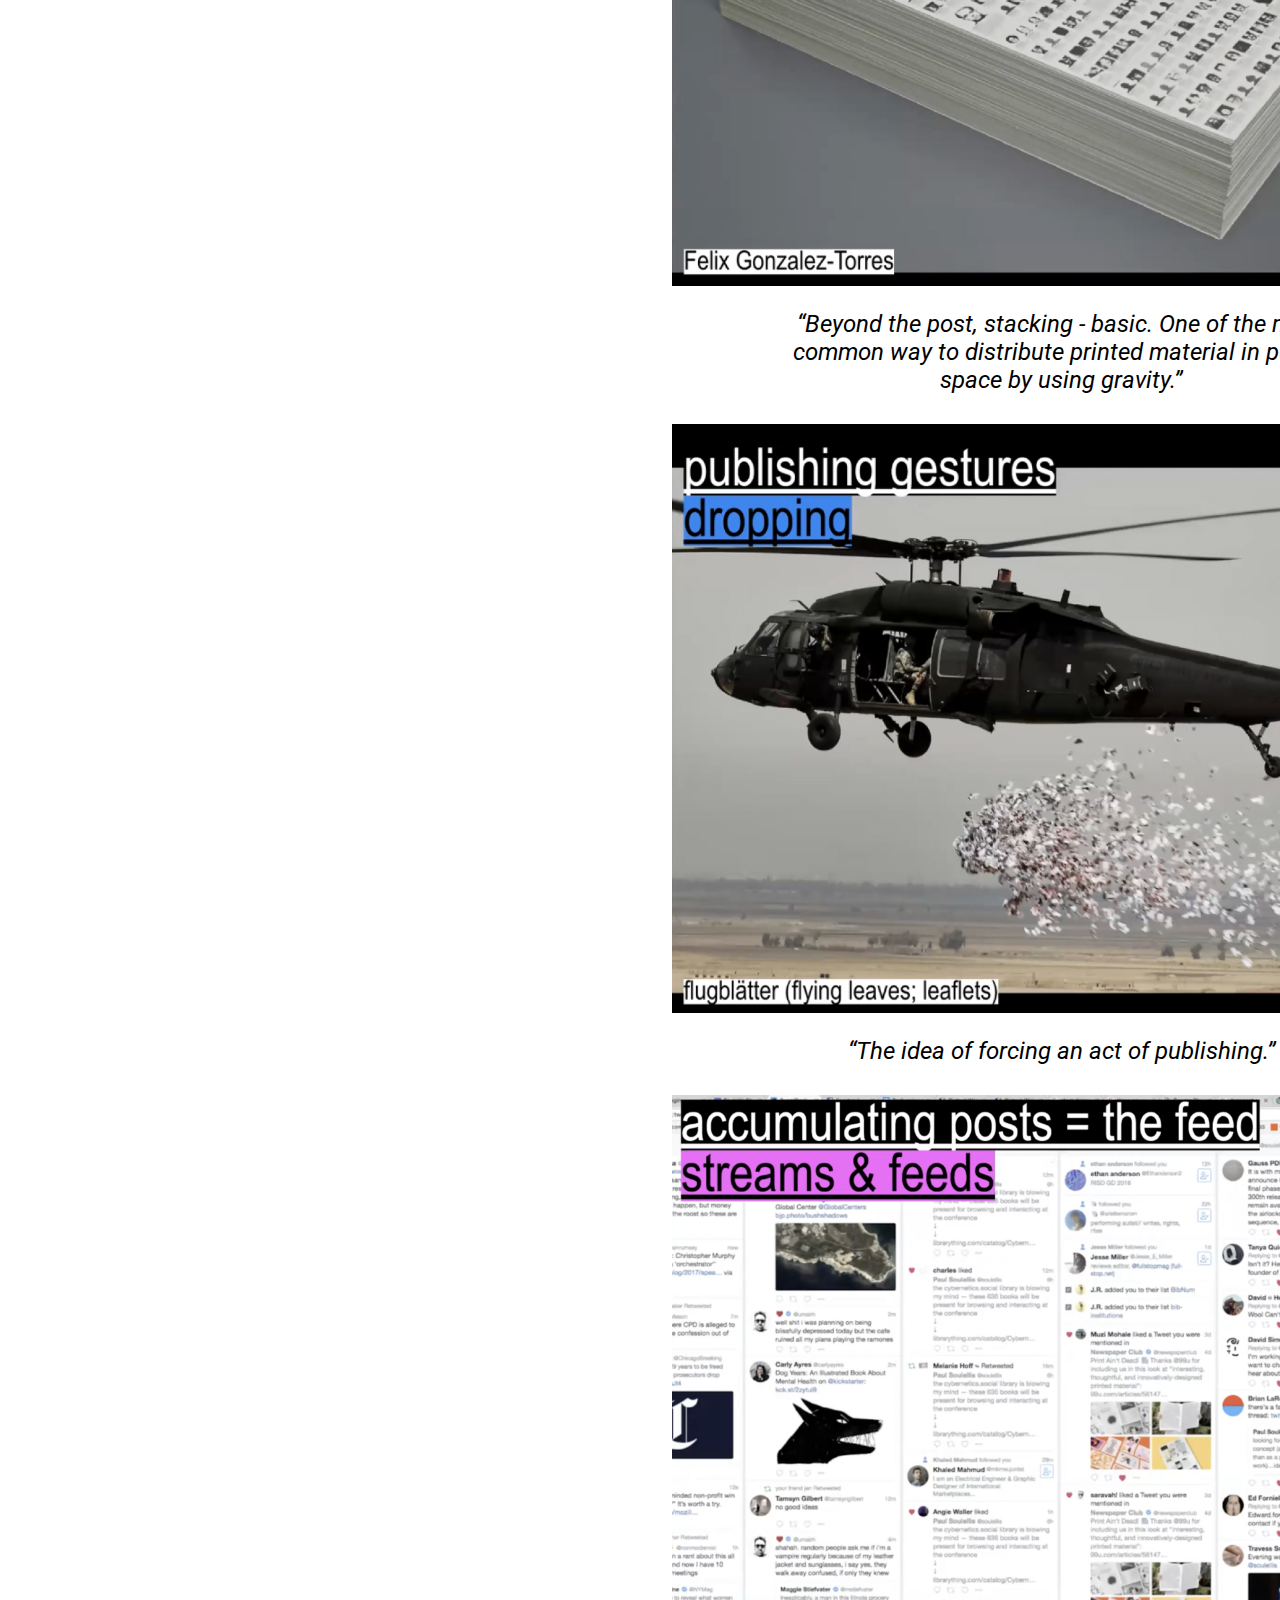
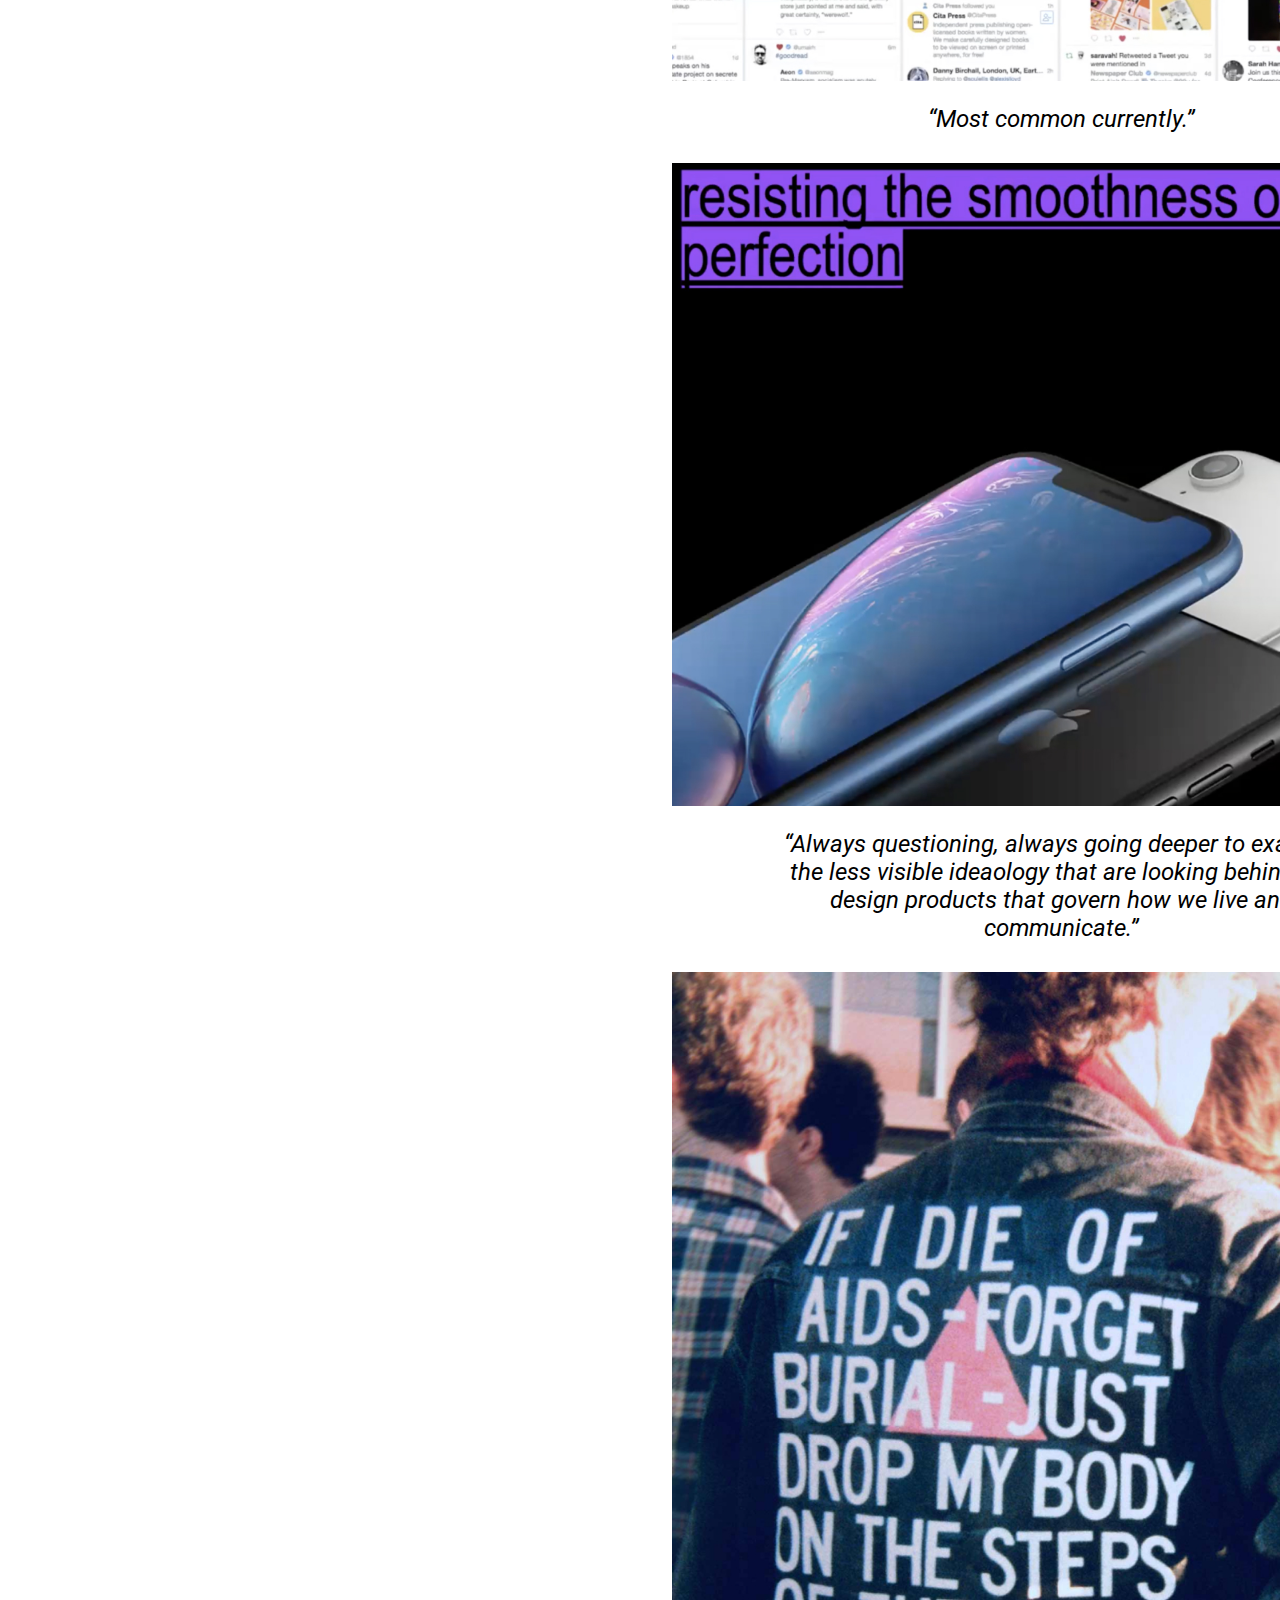
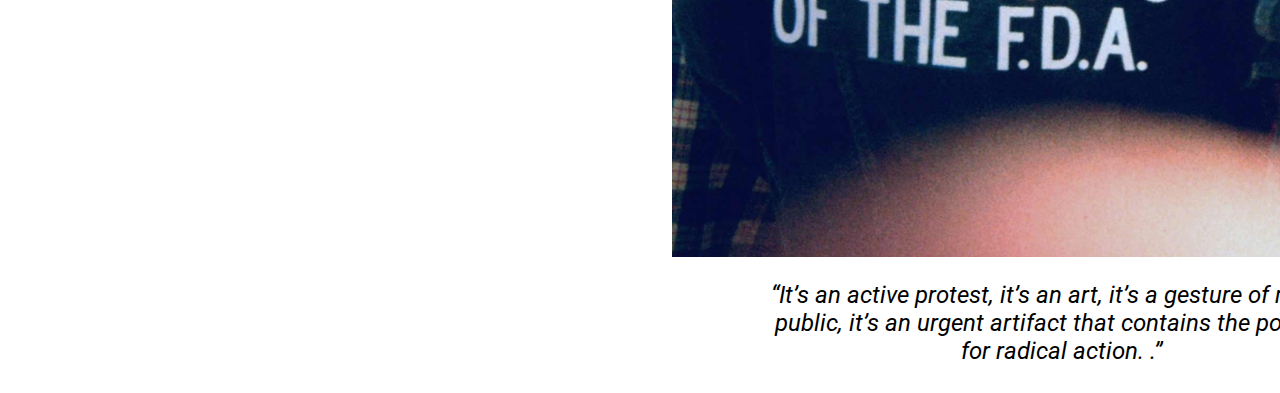
<file: lecture/professor2.html>
<!DOCTYPE html>

<head>
    <title>S&T</title>
    <link rel="stylesheet" href="../styles.css">
    <link rel="stylesheet" href="../styles/biography.css">
    <link rel="preconnect" href="https://fonts.googleapis.com">
    <link rel="preconnect" href="https://fonts.gstatic.com" crossorigin>
    <link href="https://fonts.googleapis.com/css2?family=Inter&family=Roboto&display=swap" rel="stylesheet">
    <link href="https://fonts.googleapis.com/css2?family=Roboto:ital,wght@1,500&display=swap" rel="stylesheet">
    <link rel="preconnect" href="https://fonts.googleapis.com">
    <link rel="preconnect" href="https://fonts.gstatic.com" crossorigin>
    <link href="https://fonts.googleapis.com/css2?family=Montserrat:wght@900&display=swap" rel="stylesheet">
</head>

<body>
    <span id="title" style="font-family: 'Montserrat', sans-serif;">S & T NOTEBOOK</span><br>
    <span id="subt" style="font-family: 'Roboto', sans-serif;">Visual Culture Seminar / 2021</span>
    
    <nav>
        <a href="../index.html">Reading & Watching</a>
        <a href="../lecture.html" class="current">Lecture</a>
    </nav>

    <div id="portrait">
        <span id="name">paul soulellis</span>
        <a target="new" href="https://soulellis.com/">Website</a>
        <img src="../img/Professor2.jpg">
        
    </div>

    <div id="panel">
        <div id="container">
            <img src="../img/3_9.jpg" style="width: 788px; height: 589px;">
            <img src="../img/3_10.jpg" style="width: 788px; height: 591px;">
            <span class="caption">
                “Selecting something to amplify and post it in public to 
                give it to audience in a basic and analogue way.”
            </span>
        </div>

        <div id="container">
            <img src="../img/3_11.jpg" style="width: 788px; height: 593px;">
            <span class="caption">
                “It is all about movement of the digital material.”            
            </span>
        </div>

        <div id="container">
            <img src="../img/3_12.jpg" style="width: 788px; height: 588px;">
            <span class="caption">
                “Foundational and Human’s gesture to put things on walls to communicate with others.”          
            </span>
        </div>

        <div id="container">
            <img src="../img/3_13.jpg" style="width: 788px; height: 589px;">
            <span class="caption">
                “Beyond the post, stacking - basic. One of the most common way to distribute printed material in public space by using gravity.”
            </span>
        </div>

        <div id="container">
            <img src="../img/3_14.jpg" style="width: 788px; height: 589px;">
            <span class="caption">
                “The idea of forcing an act of publishing.”
            </span>
        </div>

        <div id="container">
            <img src="../img/3_15.jpg" style="width: 788px; height: 586px;">
            <span class="caption">
                “Most common currently.”
            </span>
        </div>

        <div id="container">
            <img src="../img/3_16.jpg" style="width: 788px; height: 643px;">
            <span class="caption">
                “Always questioning, always going deeper to 
                examine the less visible ideaology that are 
                looking behind the design products that govern 
                how we live and communicate.”
            </span>
        </div>

        <div id="container">
            <img src="../img/3_4.jpg" style="width: 788px; height: 885px;">
            <span class="caption">
                “It’s an active protest, it’s an art, it’s a gesture of 
                making public, it’s an urgent artifact that 
                contains the potential for radical action. .”
            </span>
        </div>
    </div>
</body>
</file>
<file: styles.css>
body {
    overflow-x: hidden;
    margin-left: 5%;
}

#title {
    width: 712px;
    height: 92px;
    position: fixed; 
    padding-top: 5%;
    display:inline-block;
    font-style: normal;
    font-weight: normal;
    font-size: 72px;
    font-family: 'Montserrat', sans-serif;
    line-height: 87px;

    color: #000000;
}

#subt {
    margin-left: 0%;
    padding-top: 20%;
    width: 348px;
    height: 23px;
    font-style: normal;
    font-weight: normal;
    font-size: 18px;
    line-height: 29px;
    color: #000000;
}


nav {
    display: inline;
    text-align: right;
    padding-left: 50%;
    margin-top: 6.13%;
    margin-right: 5%;
    position:fixed;

}

nav a{
    text-decoration: none; /* no underline */
    font-size: 24px;
    font-family: 'Inter', sans-serif;
    color: lightgray;
    padding-right: 23px;
}

.column {
    float: left;
    width: 25%;
    padding-top: 10%;
}

#first {
    margin-left: 0%;
}

#middle {
    margin-left: 8%;
    margin-right: 8%;
}

#last {
    margin-right: auto;
}

.row:after {
    content: "";
    display: table;
    clear: both;
}

img{
    width: 510px;
    height: 320.51px;
    display: block;
    padding-top: 5%;
}

.description{
    width: 400px;
    height: 208px;
    display: inline-block;
    font-size: 18px;
    padding-top: 20px;
}

.subtitle {
    text-transform: uppercase;
    font-weight: bold;
    font-family: 'Montserrat', sans-serif;
    font-size: 120%;
}

.current {
    font-weight: bold;
    color: 	#0c71e0;
}

.container {
    vertical-align: top;
    display: flex;
    align-items: center;
    height: 654px;
    width: 100%;
    margin-left: 0%;
    margin-top: 3%;
    margin-bottom: 5%;
}

.container img {
    display: inline-block;
    padding: 10px;
}

.container span {
    display: inline-flex;
    text-align:center;
    justify-content: left;
    word-wrap: normal;
    width: 575px;
    height: 328px;
    padding-left: 2%;
    padding-top: 10%;
    font-size: 80%;
}

#lecture img {
    width: 515px;
    height: 589px;
}

#lecture .column{
    float: left;
    width: 33%;
    margin-bottom: 0%;
}

#lecture .row {
    margin-left: 0%;
}

#portrait {
    padding-top: 10%;
    margin-left: 0%;
    position: fixed;
}

#panel {
    padding-top: 12%;
}
</file>
<file: styles/biography.css>
#portrait {
    float: left;
    width: 515px;
    height: 589px;
    padding-left: 50px;
}

#portrait img {
    width: 515px;
    height: 589px;
}

#name {
    text-transform: capitalize;
    font-family: 'Roboto', sans-serif;
    font-size: 36px;
    font-weight: bold;
    display:block;
    margin-top:20px;
    margin-bottom:20px;
}

#bio {
    font-size: 24px;
    word-wrap: normal;
    height:512px;
    width: 282px;
}

#panel {
    margin-left: 33%;
    width: 66%;
    height: 100%;
    display: flex;
    flex-direction: column;
}

#container {
    vertical-align: top;
    display: inline-block;
    text-align: center;
    padding-left: 25%;
}

#container img {
    display: inline-block;
    padding: 10px;
}

.caption {
    padding-left: 17.5%;
    display: block;
    word-wrap: normal;
    width: 589px;
    text-align: center;
    font-size: 24px;
    font-family: 'Roboto', sans-serif;
    font-style: italic;
    padding-top: 10px;
    padding-bottom: 20px;
}

.placeholder {
    background-color: black;
    color: white;
    font-size: 36px;
    font-family: 'Roboto', sans-serif;
    text-align: left;
    padding: 100px 10px 0px 45px;
    margin-right: 50px;
}
</file>
